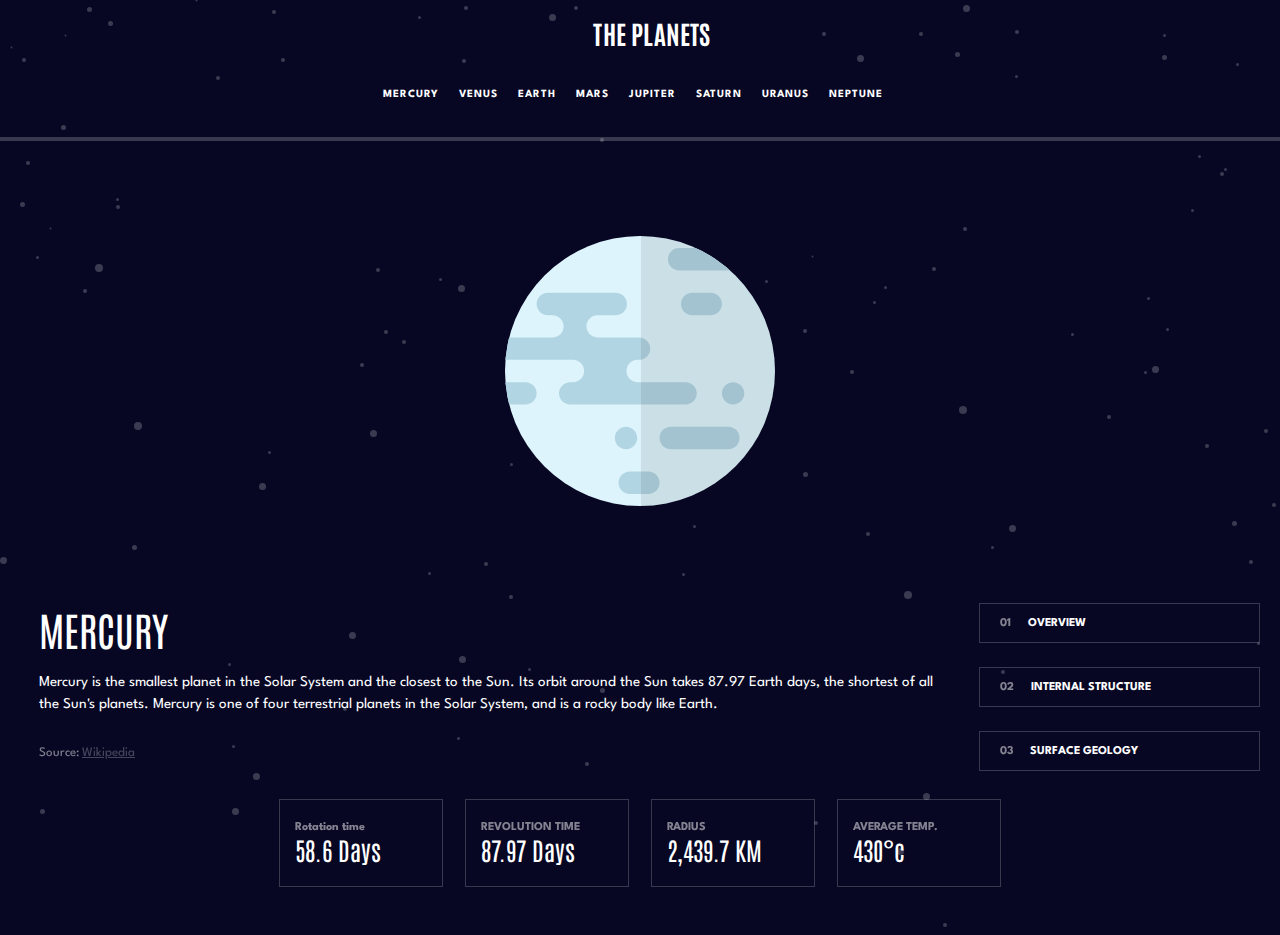
<file: index.html>
<!DOCTYPE html>
<html lang="en">
  <head>
    <meta charset="UTF-8" />
    <meta name="viewport" content="width=device-width, initial-scale=1.0" />
    <!-- <script src="script.js" defer></script> -->
    <link rel="preconnect" href="https://fonts.googleapis.com" />
    <link rel="preconnect" href="https://fonts.gstatic.com" crossorigin />
    <link
      href="https://fonts.googleapis.com/css2?family=Antonio:wght@400;600;700&family=Narnoor&family=Rubik:wght@400;500;600;700&display=swap"
      rel="stylesheet"
    />
    <link rel="preconnect" href="https://fonts.googleapis.com" />
    <link rel="preconnect" href="https://fonts.gstatic.com" crossorigin />
    <link
      href="https://fonts.googleapis.com/css2?family=League+Spartan:wght@400;600;700&display=swap"
      rel="stylesheet"
    />
    <script src="script.js" defer></script>
    <link rel="stylesheet" href="style.css" />
    <title>Document</title>
  </head>
  <body>
    <header class="header">
      <div class="main-title">
        <h1>The Planets</h1>
      </div>
      <nav class="nav">
        <ul class="nav-list">
          <li>
            <a class="nav-list-item" href="#"> mercury</a>
          </li>
          <li>
            <a class="nav-list-item" href="#"> venus</a>
          </li>
          <li>
            <a class="nav-list-item" href="#"> earth</a>
          </li>
          <li>
            <a class="nav-list-item" href="#"> mars</a>
          </li>
          <li>
            <a class="nav-list-item" href="#"> jupiter</a>
          </li>
          <li>
            <a class="nav-list-item" href="#"> saturn</a>
          </li>
          <li>
            <a class="nav-list-item" href="#"> uranus</a>
          </li>
          <li>
            <a class="nav-list-item" href="#"> neptune</a>
          </li>
        </ul>
      </nav>
      <img
        class="burger-menu"
        src="assets/icon-burger.svg"
        alt="Burger menu icon"
      />
    </header>
    <main class="main-stuff">
      <section class="section-bar">
        <div class="btns-second">
          <div class="btnn-box">
            <button class="each-btnn">
              <h3 class="btn-textt">OVERVIEW</h3>
            </button>
            <div class="underline-one underline"></div>
          </div>

          <div class="btnn-box">
            <button class="each-btnn">
              <h3 class="btn-textt">STRUCTURE</h3>
            </button>
            <div class="underline-two underline"></div>
          </div>

          <div class="btnn-box">
            <button class="each-btnn">
              <h3 class="btn-textt">SURFACE</h3>
            </button>
            <div class="underline-three underline"></div>
          </div>
        </div>
      </section>
      <!-- MERCURY -->
      <div class="images-space mercury-one">
        <div class="images">
          <div class="img">
            <img
              class="img-first"
              src="assets/planet-mercury.svg"
              alt="The image of the planet"
            />
          </div>
          <div class="img">
            <img
              class="img-second"
              src="assets/planet-mercury-internal.svg"
              alt="The image of the planet"
            />
          </div>
          <div class="img">
            <img
              class="img-third"
              src="assets/geology-mercury.png"
              alt="The image of the planet"
            />
          </div>
        </div>
      </div>
      <section class="info mercury-one">
        <div class="planet-info">
          <!-- <div class="first-info"> -->
          <h2 class="planet-name">Mercury</h2>
          <p class="planet-description-one planet-descr">
            Mercury is the smallest planet in the Solar System and the closest
            to the Sun. Its orbit around the Sun takes 87.97 Earth days, the
            shortest of all the Sun's planets. Mercury is one of four
            terrestrial planets in the Solar System, and is a rocky body like
            Earth.
          </p>
          <!-- </div> -->
          <p class="planet-description-two planet-descr">
            Mercury appears to have a solid silicate crust and mantle overlying
            a solid, iron sulfide outer core layer, a deeper liquid core layer,
            and a solid inner core. The planet's density is the second highest
            in the Solar System at 5.427 g/cm3 , only slightly less than Earth's
            density.
          </p>
          <p class="planet-description-three planet-descr">
            Mercury's surface is similar in appearance to that of the Moon,
            showing extensive mare-like plains and heavy cratering, indicating
            that it has been geologically inactive for billions of years. It is
            more heterogeneous than either Mars's or the Moon’s.
          </p>
          <div class="sourse-box">
            <p class="source-text">
              Source:
              <a
                class="source-link"
                href="https://en.wikipedia.org/wiki/Mercury_(planet)"
                >Wikipedia
              </a>
            </p>
          </div>
        </div>

        <div class="btns">
          <div class="btn-box">
            <button class="each-btn btn-one">
              <p class="btn-number">01</p>
              <h3 class="btn-text">OVERVIEW</h3>
            </button>
          </div>

          <button class="each-btn btn-two">
            <p class="btn-number">02</p>
            <h3 class="btn-text">INTERNAL STRUCTURE</h3>
          </button>

          <button class="each-btn btn-three">
            <p class="btn-number">03</p>
            <h3 class="btn-text">SURFACE GEOLOGY</h3>
          </button>
        </div>
      </section>
      <section class="timeframes-section mercury-one">
        <div class="time-section-box">
          <div class="rotation section-box">
            <h3>Rotation time</h3>
            <p>58.6 Days</p>
          </div>

          <div class="revolution section-box">
            <h3>REVOLUTION TIME</h3>
            <p>87.97 Days</p>
          </div>

          <div class="radius section-box">
            <h3>RADIUS</h3>
            <p>2,439.7 KM</p>
          </div>

          <div class="temp section-box">
            <h3>AVERAGE TEMP.</h3>
            <p>430°c</p>
          </div>
        </div>
      </section>
      <!-- VENUS -->
      <div class="images-space venus-two">
        <div class="images">
          <div class="img">
            <img
              class="img-first"
              src="assets/planet-venus.svg"
              alt="The image of the planet"
            />
          </div>
          <div class="img">
            <img
              class="img-second"
              src="assets/planet-venus-internal.svg"
              alt="The image of the planet"
            />
          </div>
          <div class="img">
            <img
              class="img-third"
              src="assets/geology-venus.png"
              alt="The image of the planet"
            />
          </div>
        </div>
      </div>
      <section class="info venus-two">
        <div class="planet-info">
          <h2 class="planet-name">VENUS</h2>
          <p class="planet-description-one planet-descr">
            Venus is the second planet from the Sun. It is named after the Roman
            goddess of love and beauty. As the brightest natural object in
            Earth's night sky after the Moon, Venus can cast shadows and can be,
            on rare occasions, visible to the naked eye in broad daylight.
          </p>

          <p class="planet-description-two planet-descr">
            The similarity in size and density between Venus and Earth suggests
            they share a similar internal structure: a core, mantle, and crust.
            Like that of Earth, Venusian core is most likely at least partially
            liquid because the two planets have been cooling at about the same
            rate.
          </p>
          <p class="planet-description-three planet-descr">
            Much of the Venusian surface appears to have been shaped by volcanic
            activity. Venus has several times as many volcanoes as Earth, and it
            has 167 large volcanoes that are over 100 km (60 mi) across. The
            only volcanic complex of this size on Earth is the Big Island of
            Hawaii.
          </p>
          <div class="sourse-box">
            <p class="source-text">
              Source:
              <a
                class="source-link"
                href="https://en.wikipedia.org/wiki/Mercury_(planet)"
                >Wikipedia
              </a>
            </p>
          </div>
        </div>
        <div class="btns">
          <div class="btn-box">
            <button class="each-btn btn-one">
              <p class="btn-number">01</p>
              <h3 class="btn-text">OVERVIEW</h3>
            </button>
          </div>

          <button class="each-btn btn-two">
            <p class="btn-number">02</p>
            <h3 class="btn-text">INTERNAL STRUCTURE</h3>
          </button>

          <button class="each-btn btn-three">
            <p class="btn-number">03</p>
            <h3 class="btn-text">SURFACE GEOLOGY</h3>
          </button>
        </div>
      </section>

      <section class="timeframes-section venus-two">
        <div class="time-section-box">
          <div class="rotation section-box">
            <h3>Rotation time</h3>
            <p>243 Days</p>
          </div>

          <div class="revolution section-box">
            <h3>REVOLUTION TIME</h3>
            <p>224.7 Days</p>
          </div>

          <div class="radius section-box">
            <h3>RADIUS</h3>
            <p>6,051.8 KM</p>
          </div>

          <div class="temp section-box">
            <h3>AVERAGE TEMP.</h3>
            <p>471°c</p>
          </div>
        </div>
      </section>

      <!-- EARTH -->
      <div class="images-space earth-three">
        <div class="images">
          <div class="img">
            <img
              class="img-first"
              src="assets/planet-earth.svg"
              alt="The image of the planet"
            />
          </div>
          <div class="img">
            <img
              class="img-second"
              src="assets/planet-earth-internal.svg"
              alt="The image of the planet"
            />
          </div>
          <div class="img">
            <img
              class="img-third"
              src="assets/geology-earth.png"
              alt="The image of the planet"
            />
          </div>
        </div>
      </div>
      <section class="info earth-three">
        <div class="planet-info">
          <h2 class="planet-name">Earth</h2>
          <p class="planet-description-one planet-descr">
            Third planet from the Sun and the only known planet to harbor life.
            About 29.2% of Earth's surface is land with remaining 70.8% is
            covered with water. Earth's distance from the Sun, physical
            properties and geological history have allowed life to evolve and
            thrive.
          </p>

          <p class="planet-description-two planet-descr">
            Earth's interior, like that of the other terrestrial planets, is
            divided into layers by their chemical or physical (rheological)
            properties. The outer layer is a chemically distinct silicate solid
            crust, which is underlain by a highly viscous solid mantle.
          </p>
          <p class="planet-description-three planet-descr">
            The total surface area of Earth is about 510 million km2. The
            continental crust consists of lower density material such as the
            igneous rocks granite and andesite. Less common is basalt, a denser
            volcanic rock that is the primary constituent of the ocean floors.
          </p>
          <div class="sourse-box">
            <p class="source-text">
              Source:
              <a
                class="source-link"
                href="https://en.wikipedia.org/wiki/Mercury_(planet)"
                >Wikipedia
              </a>
            </p>
          </div>
        </div>
        <div class="btns">
          <div class="btn-box">
            <button class="each-btn btn-one">
              <p class="btn-number">01</p>
              <h3 class="btn-text">OVERVIEW</h3>
            </button>
          </div>

          <button class="each-btn btn-two">
            <p class="btn-number">02</p>
            <h3 class="btn-text">INTERNAL STRUCTURE</h3>
          </button>

          <button class="each-btn btn-three">
            <p class="btn-number">03</p>
            <h3 class="btn-text">SURFACE GEOLOGY</h3>
          </button>
        </div>
      </section>

      <section class="timeframes-section earth-three">
        <div class="time-section-box">
          <div class="rotation section-box">
            <h3>Rotation time</h3>
            <p>0.99 Days</p>
          </div>

          <div class="revolution section-box">
            <h3>REVOLUTION TIME</h3>
            <p>365.26 Days</p>
          </div>

          <div class="radius section-box">
            <h3>RADIUS</h3>
            <p>6,371 KM</p>
          </div>

          <div class="temp section-box">
            <h3>AVERAGE TEMP.</h3>
            <p>16°c</p>
          </div>
        </div>
      </section>
      <!-- MARS -->
      <div class="images-space mars-four">
        <div class="images">
          <div class="img">
            <img
              class="img-first"
              src="assets/planet-mars.svg"
              alt="The image of the planet"
            />
          </div>
          <div class="img">
            <img
              class="img-second"
              src="assets/planet-mars-internal.svg"
              alt="The image of the planet"
            />
          </div>
          <div class="img">
            <img
              class="img-third"
              src="assets/geology-mars.png"
              alt="The image of the planet"
            />
          </div>
        </div>
      </div>
      <section class="info mars-four">
        <div class="planet-info">
          <h2 class="planet-name">Mars</h2>
          <p class="planet-description-one planet-descr">
            Mars is the fourth planet from the Sun and the second-smallest
            planet in the Solar System, being larger than only Mercury. In
            English, Mars carries the name of the Roman god of war and is often
            referred to as the "Red Planet".
          </p>

          <p class="planet-description-two planet-descr">
            Like Earth, Mars has differentiated into a dense metallic core
            overlaid by less dense materials. Scientists initially determined
            that the core is at least partially liquid. Current models of its
            interior imply a core consisting primarily of iron and nickel with
            about 16–17% sulfur.
          </p>
          <p class="planet-description-three planet-descr">
            Mars is a terrestrial planet whose surface consists of minerals
            containing silicon and oxygen, metals, and other elements that
            typically make up rock. The surface is primarily composed of
            tholeiitic basalt, although parts are more silica-rich than typical
            basalt.
          </p>
          <div class="sourse-box">
            <p class="source-text">
              Source:
              <a
                class="source-link"
                href="https://en.wikipedia.org/wiki/Mercury_(planet)"
                >Wikipedia
              </a>
            </p>
          </div>
        </div>
        <div class="btns">
          <div class="btn-box">
            <button class="each-btn btn-one">
              <p class="btn-number">01</p>
              <h3 class="btn-text">OVERVIEW</h3>
            </button>
          </div>

          <button class="each-btn btn-two">
            <p class="btn-number">02</p>
            <h3 class="btn-text">INTERNAL STRUCTURE</h3>
          </button>

          <button class="each-btn btn-three">
            <p class="btn-number">03</p>
            <h3 class="btn-text">SURFACE GEOLOGY</h3>
          </button>
        </div>
      </section>

      <section class="timeframes-section mars-four">
        <div class="time-section-box">
          <div class="rotation section-box">
            <h3>Rotation time</h3>
            <p>1.03 Days</p>
          </div>

          <div class="revolution section-box">
            <h3>REVOLUTION TIME</h3>
            <p>1.88 Years</p>
          </div>

          <div class="radius section-box">
            <h3>RADIUS</h3>
            <p>3,389.5 KM</p>
          </div>

          <div class="temp section-box">
            <h3>AVERAGE TEMP.</h3>
            <p>-28°c</p>
          </div>
        </div>
      </section>
      <!-- JUPITER -->
      <div class="images-space jupiter-five">
        <div class="images">
          <div class="img">
            <img
              class="img-first"
              src="assets/planet-jupiter.svg"
              alt="The image of the planet"
            />
          </div>
          <div class="img">
            <img
              class="img-second"
              src="assets/planet-jupiter-internal.svg"
              alt="The image of the planet"
            />
          </div>
          <div class="img">
            <img
              class="img-third"
              src="assets/geology-jupiter.png"
              alt="The image of the planet"
            />
          </div>
        </div>
      </div>
      <section class="info jupiter-five">
        <div class="planet-info">
          <h2 class="planet-name">jupiter</h2>
          <p class="planet-description-one planet-descr">
            Jupiter is the fifth planet from the Sun and the largest in the
            Solar System. It is a gas giant with a mass two and a half times
            that of all the other planets in the Solar System combined, but less
            than one-thousandth the mass of the Sun.
          </p>

          <p class="planet-description-two planet-descr">
            When the Juno arrived in 2016, it found that Jupiter has a very
            diffuse core that mixes into its mantle. A possible cause is an
            impact from a planet of about ten Earth masses a few million years
            after Jupiter's formation, which would have disrupted an originally
            solid Jovian core.
          </p>
          <p class="planet-description-three planet-descr">
            The best known feature of Jupiter is the Great Red Spot, a
            persistent anticyclonic storm located 22° south of the equator. It
            is known to have existed since at least 1831, and possibly since
            1665.
          </p>
          <div class="sourse-box">
            <p class="source-text">
              Source:
              <a
                class="source-link"
                href="https://en.wikipedia.org/wiki/Mercury_(planet)"
                >Wikipedia
              </a>
            </p>
          </div>
        </div>
        <div class="btns">
          <div class="btn-box">
            <button class="each-btn btn-one">
              <p class="btn-number">01</p>
              <h3 class="btn-text">OVERVIEW</h3>
            </button>
          </div>

          <button class="each-btn btn-two">
            <p class="btn-number">02</p>
            <h3 class="btn-text">INTERNAL STRUCTURE</h3>
          </button>

          <button class="each-btn btn-three">
            <p class="btn-number">03</p>
            <h3 class="btn-text">SURFACE GEOLOGY</h3>
          </button>
        </div>
      </section>

      <section class="timeframes-section jupiter-five">
        <div class="time-section-box">
          <div class="rotation section-box">
            <h3>Rotation time</h3>
            <p>9.93 Hours</p>
          </div>

          <div class="revolution section-box">
            <h3>REVOLUTION TIME</h3>
            <p>11.86 Years</p>
          </div>

          <div class="radius section-box">
            <h3>RADIUS</h3>
            <p>69,911 KM</p>
          </div>

          <div class="temp section-box">
            <h3>AVERAGE TEMP.</h3>
            <p>-108°c</p>
          </div>
        </div>
      </section>
      <!-- SATURN -->
      <div class="images-space saturn-six">
        <div class="images">
          <div class="img">
            <img
              class="img-first"
              src="assets/planet-saturn.svg"
              alt="The image of the planet"
            />
          </div>
          <div class="img">
            <img
              class="img-second"
              src="assets/planet-saturn-internal.svg"
              alt="The image of the planet"
            />
          </div>
          <div class="img">
            <img
              class="img-third"
              src="assets/geology-saturn.png"
              alt="The image of the planet"
            />
          </div>
        </div>
      </div>
      <section class="info saturn-six">
        <div class="planet-info">
          <h2 class="planet-name">Saturn</h2>
          <p class="planet-description-one planet-descr">
            Saturn is the sixth planet from the Sun and the second-largest in
            the Solar System, after Jupiter. It is a gas giant with an average
            radius of about nine and a half times that of Earth. It only has
            one-eighth the average density of Earth.
          </p>

          <p class="planet-description-two planet-descr">
            Despite consisting mostly of hydrogen and helium, most of Saturn's
            mass is not in the gas phase, because hydrogen becomes a non-ideal
            liquid when the density is above 0.01 g/cm3, which is reached at a
            radius containing 99.9% of Saturn's mass.
          </p>
          <p class="planet-description-three planet-descr">
            The outer atmosphere of Saturn contains 96.3% molecular hydrogen and
            3.25% helium by volume. The planet's most famous feature is its
            prominent ring system, which is composed mostly of ice particles
            with a smaller amount of rocky debris and dust.
          </p>
          <div class="sourse-box">
            <p class="source-text">
              Source:
              <a
                class="source-link"
                href="https://en.wikipedia.org/wiki/Mercury_(planet)"
                >Wikipedia
              </a>
            </p>
          </div>
        </div>
        <div class="btns">
          <div class="btn-box">
            <button class="each-btn btn-one">
              <p class="btn-number">01</p>
              <h3 class="btn-text">OVERVIEW</h3>
            </button>
          </div>

          <button class="each-btn btn-two">
            <p class="btn-number">02</p>
            <h3 class="btn-text">INTERNAL STRUCTURE</h3>
          </button>

          <button class="each-btn btn-three">
            <p class="btn-number">03</p>
            <h3 class="btn-text">SURFACE GEOLOGY</h3>
          </button>
        </div>
      </section>

      <section class="timeframes-section saturn-six">
        <div class="time-section-box">
          <div class="rotation section-box">
            <h3>Rotation time</h3>
            <p>10.8 Hours</p>
          </div>

          <div class="revolution section-box">
            <h3>REVOLUTION TIME</h3>
            <p>29.46 Years</p>
          </div>

          <div class="radius section-box">
            <h3>RADIUS</h3>
            <p>58,232 KM</p>
          </div>

          <div class="temp section-box">
            <h3>AVERAGE TEMP.</h3>
            <p>-138°c</p>
          </div>
        </div>
      </section>
      <!-- URANUS -->
      <div class="images-space uranus-seven">
        <div class="images">
          <div class="img">
            <img
              class="img-first"
              src="assets/planet-uranus.svg"
              alt="The image of the planet"
            />
          </div>
          <div class="img">
            <img
              class="img-second"
              src="assets/planet-uranus-internal.svg"
              alt="The image of the planet"
            />
          </div>
          <div class="img">
            <img
              class="img-third"
              src="assets/geology-uranus.png"
              alt="The image of the planet"
            />
          </div>
        </div>
      </div>
      <section class="info uranus-seven">
        <div class="planet-info">
          <h2 class="planet-name">uranus</h2>
          <p class="planet-description-one planet-descr">
            Uranus is the seventh planet from the Sun. Its name is a reference
            to the Greek god of the sky, Uranus according to Greek mythology,
            was the great-grandfather of Ares. It has the third-largest
            planetary radius and fourth-largest planetary mass in the Solar
            System.
          </p>

          <p class="planet-description-two planet-descr">
            The standard model of Uranus's structure is that it consists of
            three layers: a rocky (silicate/iron–nickel) core in the centre, an
            icy mantle in the middle and an outer gaseous hydrogen/helium
            envelope. The core is relatively small, with a mass of only 0.55
            Earth masses.
          </p>
          <p class="planet-description-three planet-descr">
            The composition of Uranus's atmosphere is different from its bulk,
            consisting mainly of molecular hydrogen and helium. The helium molar
            fraction, i.e. the number of helium atoms per molecule of gas, is
            0.15±0.03 in the upper troposphere.
          </p>
          <div class="sourse-box">
            <p class="source-text">
              Source:
              <a
                class="source-link"
                href="https://en.wikipedia.org/wiki/Mercury_(planet)"
                >Wikipedia
              </a>
            </p>
          </div>
        </div>
        <div class="btns">
          <div class="btn-box">
            <button class="each-btn btn-one">
              <p class="btn-number">01</p>
              <h3 class="btn-text">OVERVIEW</h3>
            </button>
          </div>

          <button class="each-btn btn-two">
            <p class="btn-number">02</p>
            <h3 class="btn-text">INTERNAL STRUCTURE</h3>
          </button>

          <button class="each-btn btn-three">
            <p class="btn-number">03</p>
            <h3 class="btn-text">SURFACE GEOLOGY</h3>
          </button>
        </div>
      </section>

      <section class="timeframes-section uranus-seven">
        <div class="time-section-box">
          <div class="rotation section-box">
            <h3>Rotation time</h3>
            <p>17.2 Hours</p>
          </div>

          <div class="revolution section-box">
            <h3>REVOLUTION TIME</h3>
            <p>84 Years</p>
          </div>

          <div class="radius section-box">
            <h3>RADIUS</h3>
            <p>25,362 KM</p>
          </div>

          <div class="temp section-box">
            <h3>AVERAGE TEMP.</h3>
            <p>-195°c</p>
          </div>
        </div>
      </section>
      <!-- NEPTUNE -->
      <div class="images-space neptune-eight">
        <div class="images">
          <div class="img">
            <img
              class="img-first"
              src="assets/planet-neptune.svg"
              alt="The image of the planet"
            />
          </div>
          <div class="img">
            <img
              class="img-second"
              src="assets/planet-neptune-internal.svg"
              alt="The image of the planet"
            />
          </div>
          <div class="img">
            <img
              class="img-third"
              src="assets/geology-neptune.png"
              alt="The image of the planet"
            />
          </div>
        </div>
      </div>
      <section class="info neptune-eight">
        <div class="planet-info">
          <h2 class="planet-name">neptune</h2>
          <p class="planet-description-one planet-descr">
            Neptune is the eighth and farthest-known Solar planet from the Sun.
            In the Solar System, it is the fourth-largest planet by diameter,
            the third-most-massive planet, and the densest giant planet. It is
            17 times the mass of Earth, more massive than its near-twin Uranus.
          </p>

          <p class="planet-description-two planet-descr">
            Neptune's internal structure resembles that of Uranus. Its
            atmosphere forms about 5% to 10% of its mass and extends perhaps 10%
            to 20% of the way towards the core. Increasing concentrations of
            methane, ammonia and water are found in the lower regions.
          </p>
          <p class="planet-description-three planet-descr">
            Neptune's atmosphere is 80% hydrogen and 19% helium. A trace amount
            of methane is also present. Prominent absorption bands of methane
            exist at wavelengths above 600 nm, in the red and infrared portion
            of the spectrum.
          </p>
          <div class="sourse-box">
            <p class="source-text">
              Source:
              <a
                class="source-link"
                href="https://en.wikipedia.org/wiki/Mercury_(planet)"
                >Wikipedia
              </a>
            </p>
          </div>
        </div>
        <div class="btns">
          <div class="btn-box">
            <button class="each-btn btn-one">
              <p class="btn-number">01</p>
              <h3 class="btn-text">OVERVIEW</h3>
            </button>
          </div>

          <button class="each-btn btn-two">
            <p class="btn-number">02</p>
            <h3 class="btn-text">INTERNAL STRUCTURE</h3>
          </button>

          <button class="each-btn btn-three">
            <p class="btn-number one">03</p>
            <h3 class="btn-text">SURFACE GEOLOGY</h3>
          </button>
        </div>
      </section>

      <section class="timeframes-section neptune-eight">
        <div class="time-section-box">
          <div class="rotation section-box">
            <h3>Rotation time</h3>
            <p>16.08 Hours</p>
          </div>

          <div class="revolution section-box">
            <h3>REVOLUTION TIME</h3>
            <p>164.79 Years</p>
          </div>

          <div class="radius section-box">
            <h3>RADIUS</h3>
            <p>24,622 KM</p>
          </div>

          <div class="temp section-box">
            <h3>AVERAGE TEMP.</h3>
            <p>-201°c</p>
          </div>
        </div>
      </section>
    </main>
  </body>
</html>
</file>
<file: style.css>
/* //must be hidden burger-menu, */

* {
  margin: 0;
  padding: 0;
  box-sizing: border-box;
}
html {
  font-size: 62.5%;
}
body {
  color: #fff;
  background-color: #070724;
  background-image: url(assets/background-stars.svg);
}
.header {
  display: flex;
  flex-direction: column;
  align-items: center;
  border-bottom: solid 4px rgba(255, 255, 255, 0.2);
  height: 14.1rem;
}
.burger-menu,
.section-bar {
  display: none;
}
.main-title {
  font-family: "Antonio";
  font-weight: 400;
  text-transform: uppercase;
  font-size: 13px;
  letter-spacing: 0.2px;
  margin: 1.6rem 0 1.6rem 2.4rem;
}
.nav {
  margin: 2.3rem 1.5rem 3.9rem 0;
  color: #fff;
}
.nav-list {
  display: flex;
  gap: 2rem;
  list-style: none;
  font-size: 1.1rem;
  letter-spacing: 1px;
  font-weight: 700;
  font-family: "League Spartan", sans-serif;
  text-transform: uppercase;
}
.nav-list-item:link,
.nav-list-item:visited {
  text-decoration: none;
  color: #fff;
}

@media (max-width: 767px) {
  .nav {
    display: none;
  }
  .burger-menu {
    display: block;
    margin-right: 24px;
    opacity: 0.5;
  }
  .section-bar {
    display: block;
  }
  .header {
    height: 6.8rem;
    display: flex;
    flex-direction: row;
    justify-content: space-between;
    align-items: center;
    border-bottom: solid 2px rgba(255, 255, 255, 0.2);
  }
  .btns-second {
    height: 5.6rem;

    display: flex;
    flex-direction: row;
    align-items: center;
    justify-content: center;
    gap: 5rem;
    border-bottom: solid 2px rgba(255, 255, 255, 0.2);
  }
  .each-btnn,
  .each-btnn:link,
  .each-btnn:visited {
    background-color: transparent;
    border: none;
    height: 3.2rem;
    width: 8rem;
    padding-bottom: 1rem;
  }
  .btn-textt {
    color: #fff;
    opacity: 0.5;
    font-family: "League Spartan";
    font-weight: 700;
    font-size: 12px;
    text-transform: uppercase;
  }
  .btnn-box {
    padding-bottom: 0;
    margin-bottom: 0;
    height: 100%;
    display: flex;
    flex-direction: column;
    justify-content: flex-end;
  }
  .underline {
    width: 8rem;
    height: 4px;
    background-color: rgb(65, 158, 187);
    display: none;
  }
}

.img-second {
  display: none;
}

.img-third {
  display: none;
}

.images {
  display: flex;
  align-items: center;
  justify-content: center;
}
.img-first {
  width: 27rem;
  margin: 9.5rem;
}
.img-third {
  width: 13.5rem;
  height: 20rem;
  position: absolute;
  left: 24%;
  top: 50%;
}
.images-space {
  /* background-color: red; */
  position: relative;
}
.planet-description-two,
.planet-description-three {
  display: none;
}
.info {
  display: flex;
  gap: 2rem;
}

.planet-info {
  margin-left: 3.9rem;
  display: flex;
  flex-direction: column;
}
.planet-descr {
  font-size: 1.5rem;
  font-weight: 400;
  font-family: League Spartan;
  line-height: 22px;
  margin: 1.6rem 2.4rem 3.2rem 0;
}
.planet-name {
  text-transform: uppercase;
  font-size: 4rem;
  font-family: Antonio;
  font-weight: 400;
}
.source-link,
.source-text {
  opacity: 0.5;
  font-family: League Spartan;
  font-size: 13px;
  font-weight: 400;
}
.source-link:link,
.source-link:visited {
  color: #fff;
  opacity: 0.5;
  font-family: League Spartan;
}
.btns {
  display: flex;
  flex-direction: column;
  gap: 2.4rem;
  margin-right: 2rem;
}
.each-btn,
.each-btn:link,
.each-btn:visited {
  width: 281px;
  height: 4rem;
  display: flex;
  justify-content: flex-start;
  align-items: center;
  padding: 1rem 0 1rem 2rem;
  gap: 1.7rem;
  background-color: transparent;
  border: 1px solid rgba(255, 255, 255, 0.2);

  color: #fff;
}
.btn-number {
  font-family: League Spartan;
  font-weight: 700;
  font-size: 12px;
  color: #fff;
  opacity: 0.5;
}
.btn-text {
  font-family: "League Spartan";
  font-weight: 700;
  font-size: 12px;
  text-transform: uppercase;
}

@media (max-width: 767px) {
  .img-first {
    width: 111px;
  }
  .btns {
    display: none;
  }
  .planet-info {
    align-items: center;
    justify-content: center;
  }
  .planet-descr {
    text-align: center;
    line-height: 22px;
  }
}
.time-section-box {
  width: 100%;
  display: flex;
  justify-content: center;
  align-items: center;
  gap: 2.2rem;
  padding: 28px 24px 48px;
}
.section-box {
  width: 16.4rem;
  height: 8.8rem;
  border: 1px solid rgba(255, 255, 255, 0.2);
  display: flex;
  flex-direction: column;
  justify-content: center;
  padding-left: 1.5rem;
}

.time-section-box h3 {
  opacity: 0.5;
  font-family: League Spartan;
  font-weight: 700;
  font-size: 12px;
}
.time-section-box p {
  font-family: Antonio;
  font-weight: 400;
  font-size: 25px;
}
@media (max-width: 767px) {
  .time-section-box {
    flex-direction: column;
    gap: 8px;
  }
  .time-section-box {
    padding: 28px 24px 48px;
  }
  .section-box {
    width: 100%;
    height: 48px;
    border: 1px solid #ffffff;
    flex-direction: row;
    justify-content: space-between;
    align-items: center;
    padding: 0 2.4rem;
  }
  .section-box h3 {
    font-family: League Spartan;
    font-weight: 700;
    font-size: 14px;
    letter-spacing: 0.727273px;
    text-transform: uppercase;
  }
  .section-box p {
    font-size: 20px;
    letter-spacing: -0.75px;
  }
}

.img-first.active {
  display: block;
  width: 27rem;
  margin: 9.5rem;
}

.img-second.active {
  display: block;
  width: 27rem;
  margin: 9.5rem;
}
.img-third.active {
  display: block;
  width: 27rem;
  margin: 9.5rem;
}

.planet-description-one.active {
  display: inline;
}
.planet-description-two.active {
  display: inline;
}
.planet-description-three.active {
  display: inline;
}

.img-first.notactive {
  display: none;
}
.img-second.notactive {
  display: none;
}
.img-third.notactive {
  display: none;
}
.planet-description-one.notactive {
  display: none;
}
.planet-description-two.notactive {
  display: none;
}
.planet-description-three.notactive {
  display: none;
}

@media (max-width: 767px) {
  .burger-menu-list {
    display: none;
  }
  .nav-burger {
    display: block;

    width: 100%;
  }
  .nav-list-burger {
    display: flex;
    flex-direction: column;
    gap: 2.2rem;
  }
  .nav-list-burger li {
    display: flex;
    flex-direction: row;
    align-items: flex-start;
    justify-content: flex-start;
    gap: 2.4rem;
    margin: 0 2.5rem;
    height: 4.5rem;
    border-bottom: solid 2px rgb(255, 255, 255, 0.2);
  }
  .nav-list-burger li:nth-child(8) {
    border-bottom: none;
  }
  .nav-list-burger li:nth-child(1) {
    margin-top: 1.5rem;
  }
  .planet-mark {
    height: 20px;
    width: 20px;
    border-radius: 50%;
  }
  .nav-list-burgeritem {
    font-family: "League Spartan", sans-serif;
    font-size: 20px;
    font-weight: 700;
    text-align: center;
    letter-spacing: 2px;
    text-transform: uppercase;
    margin-top: 2px;
  }
  .mark-one {
    background-color: rgb(65, 158, 187);
  }
  .mark-two {
    background-color: rgb(247, 204, 127);
  }
  .mark-three {
    background-color: rgb(84, 91, 254);
  }
  .mark-four {
    background-color: rgb(255, 106, 69);
  }
  .mark-five {
    background-color: rgb(236, 173, 122);
  }
  .mark-six {
    background-color: rgb(252, 203, 107);
  }
  .mark-seven {
    background-color: rgb(101, 240, 213);
  }
  .mark-eight {
    background-color: rgb(73, 126, 250);
  }
}

.venus-two,
.earth-three,
.mars-four,
.jupiter-five,
.saturn-six,
.uranus-seven,
.neptune-eight {
  display: none;
}

.notactive {
  display: none;
}
.burger-menu-list.active {
  display: block;
}
</file>
